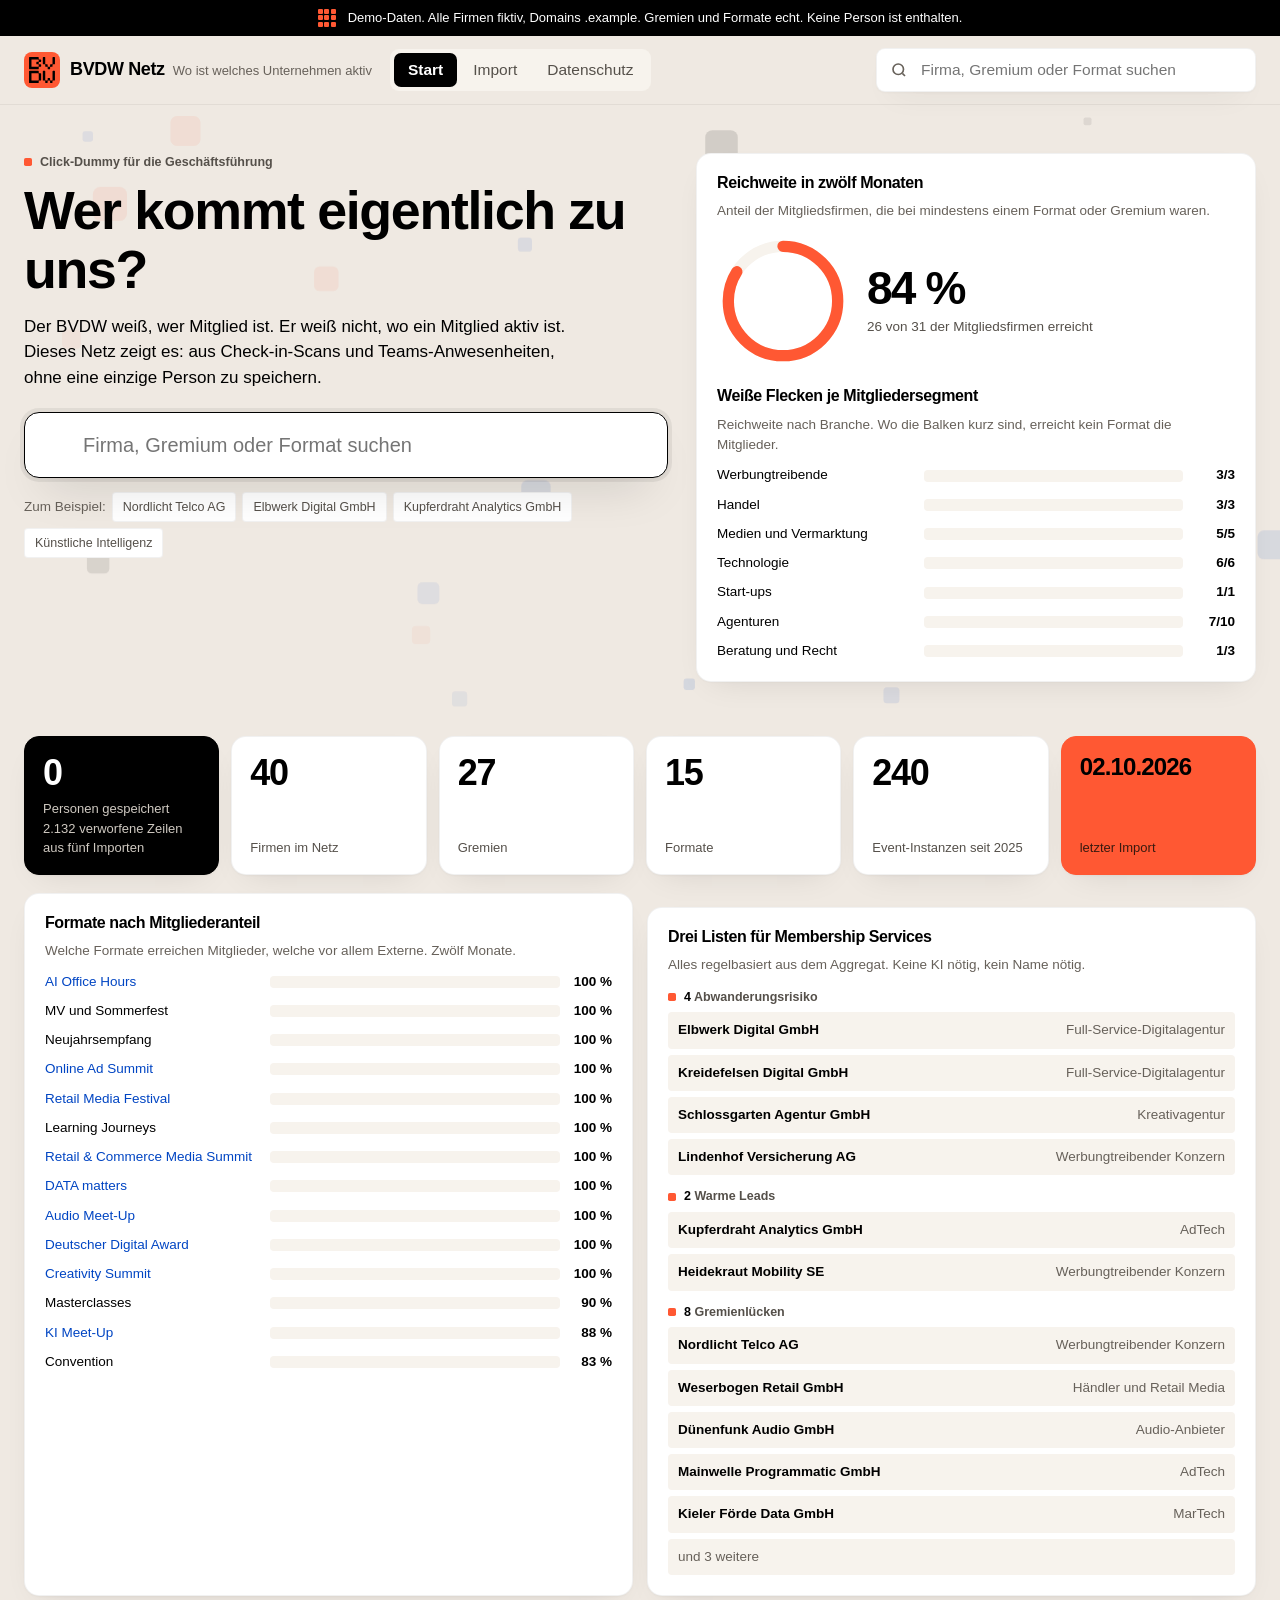
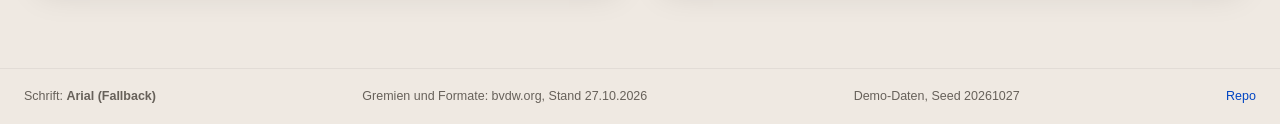
<file: index.html>
<!doctype html>
<html lang="de"><head><meta charset="utf-8">
<meta name="viewport" content="width=device-width, initial-scale=1">
<meta name="robots" content="noindex, nofollow">
<title>BVDW Netz</title>
<meta name="description" content="Click-Dummy: Wo ist welches Unternehmen im BVDW aktiv. Demo-Daten, alle Firmen fiktiv.">
<link rel="icon" type="image/svg+xml" href="app/favicon.svg">
<script>location.replace("app/index.html" + location.search + location.hash);</script>
<noscript><meta http-equiv="refresh" content="0; url=app/index.html"></noscript>
<style>body{background:#EFE9E2;color:#000;font:16px Arial,sans-serif;display:grid;place-items:center;height:100vh;margin:0}a{color:#0045C3}</style>
</head><body><a href="app/index.html">BVDW Netz öffnen</a></body></html>
</file>
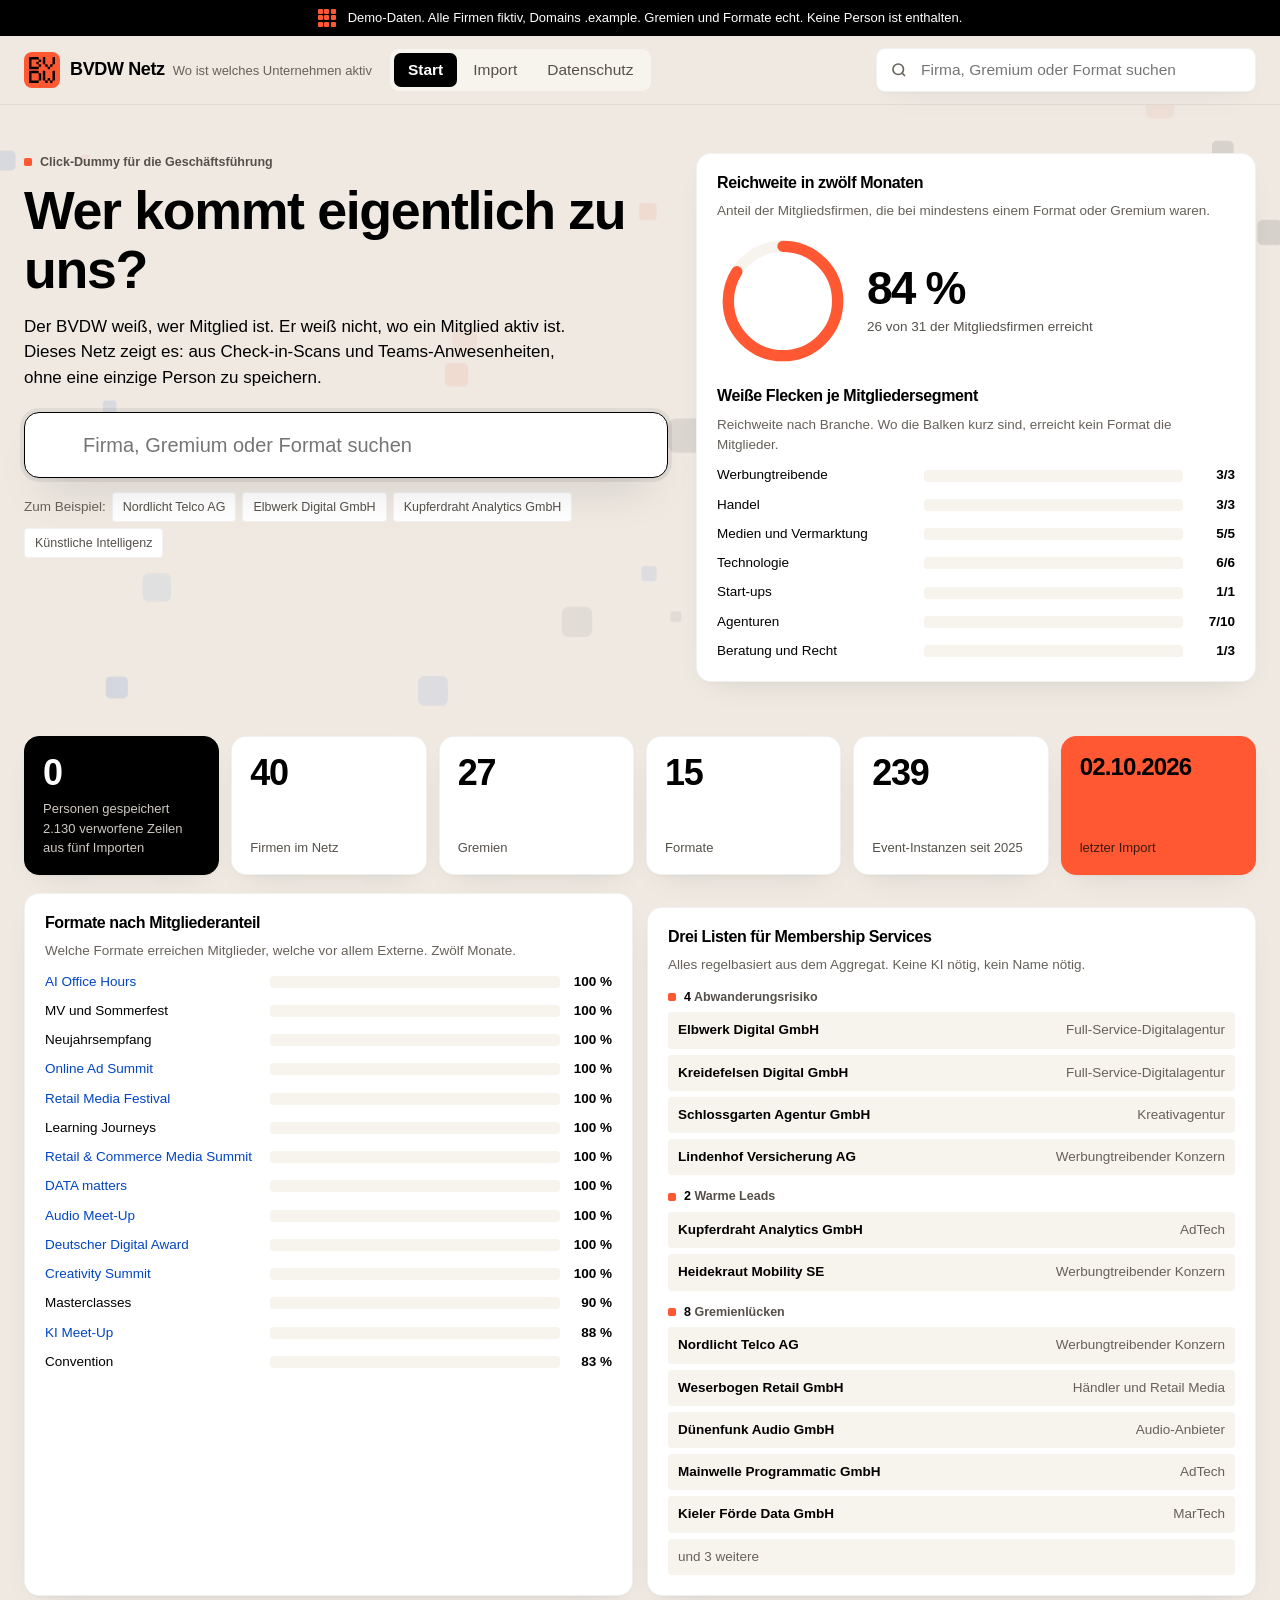
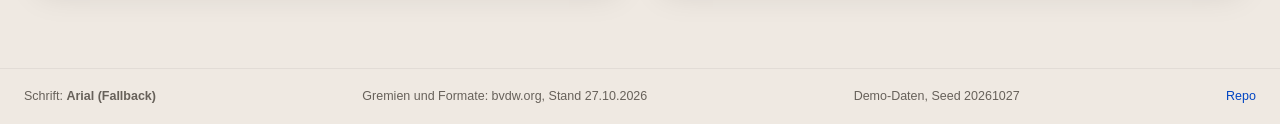
<file: app/index.html>
<!doctype html>
<html lang="de">
<head>
<meta charset="utf-8">
<meta name="viewport" content="width=device-width, initial-scale=1, viewport-fit=cover">
<meta name="robots" content="noindex, nofollow">
<meta name="theme-color" content="#EFE9E2">
<title>BVDW Netz</title>
<meta name="description" content="Click-Dummy: Wo ist welches Unternehmen im BVDW aktiv. Demo-Daten, alle Firmen fiktiv.">
<link rel="icon" type="image/svg+xml" href="favicon.svg">
<link rel="stylesheet" href="app.css?v=2026-10-27b">
</head>
<body>
<div class="demo-band" id="demo-band"><span class="pix"><i></i><i></i><i></i><i></i><i></i><i></i><i></i><i></i><i></i></span><span></span></div>
<header class="kopf">
  <a class="marke" href="#/"><img src="logo.svg" alt="BVDW"><span><b>BVDW Netz</b><span id="untertitel"></span></span></a>
  <nav class="haupt" id="nav" aria-label="Hauptnavigation"></nav>
  <div class="suche suche-kopf" id="suche-kopf"></div>
</header>
<main id="app"></main>
<footer class="fuss" id="fuss"></footer>
<script src="lib/d3.v7.9.0.min.js"></script>
<script src="../daten/demo.js?v=2026-10-27b"></script>
<script src="texte.js?v=2026-10-27b"></script>
<script src="motion.js?v=2026-10-27b"></script>
<script src="netz.js?v=2026-10-27b"></script>
<script src="schleuse.js?v=2026-10-27b"></script>
<script src="app.js?v=2026-10-27b"></script>
</body>
</html>
</file>
<file: app/app.css>
/* BVDW Netz, Click-Dummy. Farben aus 00_System/2026/BRAND.md. Master-Pixel: Radius 22 % der kurzen Seite.
   Keine Versalien, keine Unterstreichungen, kein Dark Mode (ADR-008). Bewegung respektiert prefers-reduced-motion. */
@font-face{font-family:"Telegraf UI";font-weight:400;font-style:normal;
  src:local("PP Telegraf Regular"),local("PP Telegraf"),local("PPTelegraf-Regular"),local("Arial")}
@font-face{font-family:"Telegraf UI";font-weight:800;font-style:normal;
  src:local("PP Telegraf Ultrabold"),local("PPTelegraf-Ultrabold"),local("Arial Black")}
:root{
  color-scheme:light;
  --orange:#FF5833; --blue:#0045C3; --offwhite:#EFE9E2; --white:#FFF; --black:#000;
  --ground:var(--offwhite); --surface:#FFF; --sunk:#F7F3ED;
  --ink:#000; --ink-2:#55504A; --ink-3:#67615A; --line:#DAD3C9; --line-weich:rgba(0,0,0,.055);
  --ok:#0F7B4F; --warn:#B26A00; --bad:#B3261E;
  --r-s:4px; --r-m:9px; --r-l:15px; --r-xl:26px;
  --schatten:0 1px 2px rgba(0,0,0,.03),0 12px 32px -16px rgba(0,0,0,.12);
  --schatten-hoch:0 2px 4px rgba(0,0,0,.04),0 24px 48px -20px rgba(0,0,0,.18);
  --ease:cubic-bezier(.2,.7,.2,1); --spring:cubic-bezier(.34,1.56,.64,1); --expo:cubic-bezier(.16,1,.3,1);
  --fd:"Telegraf UI",Arial,sans-serif;
  --fm:ui-monospace,"SF Mono",Menlo,Consolas,monospace;
}
*{box-sizing:border-box}
html{scroll-behavior:smooth}
html,body{margin:0;padding:0;background:var(--ground);color:var(--ink);font-family:var(--fd);font-size:15.5px;line-height:1.5;-webkit-font-smoothing:antialiased}
a{color:var(--blue);text-decoration:none;transition:color .18s}
a:hover{color:var(--ink)}
button{font-family:inherit;font-size:inherit;color:inherit;cursor:pointer;transition:transform .18s var(--spring),border-color .18s,background .18s,color .18s,box-shadow .18s}
button:active{transform:scale(.97)}
:focus-visible{outline:2px solid var(--ink);outline-offset:3px;border-radius:var(--r-s)}
b,strong{font-weight:800}
h1,h2,h3{margin:0;font-weight:800;letter-spacing:-.025em;line-height:1.1}
h1{font-size:clamp(30px,4.2vw,54px)}
h2{font-size:22px}
h3{font-size:16px}
p{margin:0}
code{font-family:var(--fm);font-size:.92em}
.hinweis{color:var(--ink-3);font-size:13.5px}
.eyebrow{font-size:12.5px;font-weight:800;color:var(--ink-2);margin-bottom:10px;display:flex;align-items:center;gap:8px}
.eyebrow b{color:var(--orange);display:inline-block;width:8px;height:8px;border-radius:22%;background:var(--orange);font-size:0}

/* Bewegung */
.reveal{opacity:0;transform:translateY(16px);transition:opacity .7s var(--ease),transform .7s var(--ease)}
.reveal.sichtbar{opacity:1;transform:none}
.wort{display:inline-block;opacity:0;transform:translateY(.5em);animation:wortauf .75s var(--ease) forwards;animation-delay:calc(var(--i)*55ms)}
@keyframes wortauf{to{opacity:1;transform:none}}
@keyframes auf{from{opacity:0;transform:translateY(10px)}to{opacity:1;transform:none}}
@keyframes ping{0%{transform:scale(.7);opacity:.55}100%{transform:scale(2.4);opacity:0}}
@keyframes puls{0%,100%{box-shadow:0 0 0 0 rgba(255,88,51,.0)}50%{box-shadow:0 0 0 10px rgba(255,88,51,.14)}}
@keyframes pix{0%,100%{opacity:.25}50%{opacity:1}}
@keyframes zieh{to{stroke-dashoffset:0}}
main#app{transition:opacity .17s ease,transform .17s ease}
main#app.weg{opacity:0;transform:translateY(6px)}
::view-transition-old(root){animation:170ms ease-out both vt-raus}
::view-transition-new(root){animation:280ms var(--ease) both vt-rein}
@keyframes vt-raus{to{opacity:0;transform:translateY(-4px)}}
@keyframes vt-rein{from{opacity:0;transform:translateY(10px)}}
@media (prefers-reduced-motion:reduce){*,*::before,*::after{animation-duration:.001ms!important;animation-delay:0s!important;animation-iteration-count:1!important;transition-duration:.001ms!important;transition-delay:0s!important;scroll-behavior:auto}.reveal{opacity:1;transform:none}.wort{opacity:1;transform:none}}
html.still *,html.still *::before,html.still *::after{animation-duration:.001ms!important;animation-delay:0s!important;animation-iteration-count:1!important;transition-duration:.001ms!important;transition-delay:0s!important}
html.still .reveal,html.still .wort{opacity:1;transform:none}
html.still .vorschlaege{transition:none}

/* Demo-Band */
.demo-band{background:var(--black);color:var(--white);font-size:13px;padding:8px 16px;display:flex;gap:12px;align-items:center;justify-content:center;flex-wrap:wrap}
.demo-band .pix{display:inline-grid;grid-template-columns:repeat(3,5px);gap:1.5px}
.demo-band .pix i{display:block;width:5px;height:5px;border-radius:22%;background:var(--orange);animation:pix 2.4s ease-in-out infinite}
.demo-band .pix i:nth-child(2){animation-delay:.15s}.demo-band .pix i:nth-child(3){animation-delay:.3s}.demo-band .pix i:nth-child(4){animation-delay:.45s}.demo-band .pix i:nth-child(5){animation-delay:.6s}
.demo-band .pix i:nth-child(6){animation-delay:.75s}.demo-band .pix i:nth-child(7){animation-delay:.9s}.demo-band .pix i:nth-child(8){animation-delay:1.05s}.demo-band .pix i:nth-child(9){animation-delay:1.2s}

/* Kopf */
header.kopf{position:sticky;top:0;z-index:30;display:flex;align-items:center;gap:18px;padding:12px 24px;
  background:color-mix(in srgb,var(--ground) 86%,transparent);backdrop-filter:blur(14px) saturate(1.2);-webkit-backdrop-filter:blur(14px) saturate(1.2);border-bottom:1px solid var(--line-weich)}
.marke{display:flex;align-items:center;gap:10px;color:inherit}
.marke img{width:36px;height:36px;display:block;border-radius:22%;transition:transform .35s var(--spring)}
.marke:hover img{transform:scale(1.08)}
.marke b{font-size:18px;letter-spacing:-.02em}
.marke span span{color:var(--ink-3);font-weight:400;font-size:13px;margin-left:8px}
nav.haupt{position:relative;display:flex;gap:2px;padding:4px;background:var(--sunk);border-radius:var(--r-m)}
nav.haupt a{position:relative;z-index:1;padding:0 14px;height:34px;display:inline-flex;align-items:center;border-radius:7px;color:var(--ink-2);font-weight:400;transition:color .25s}
nav.haupt a:hover{color:var(--ink)}
nav.haupt a[aria-current=page]{color:var(--white);font-weight:800}
nav.haupt .indikator{position:absolute;top:4px;left:0;height:34px;width:0;background:var(--black);border-radius:7px;opacity:0;transition:transform .4s var(--ease),width .4s var(--ease),opacity .2s}
nav.haupt .indikator.an{opacity:1}
.suche-kopf{margin-left:auto;position:relative;min-width:260px;flex:0 1 380px}
@media (max-width:900px){header.kopf{flex-wrap:wrap}.suche-kopf{order:3;flex-basis:100%;margin-left:0}}

/* Suche */
.suche{position:relative}
.suche input{width:100%;height:44px;padding:0 16px 0 44px;border:1px solid var(--line-weich);border-radius:var(--r-m);background:var(--surface);font:inherit;color:var(--ink);box-shadow:var(--schatten);transition:box-shadow .25s,border-color .2s,transform .25s var(--ease)}
.suche input:focus{outline:none;border-color:var(--ink);box-shadow:0 0 0 4px rgba(0,0,0,.06),var(--schatten-hoch)}
.suche svg.lupe{position:absolute;left:14px;top:50%;transform:translateY(-50%);width:18px;height:18px;pointer-events:none;color:var(--ink-3)}
.suche-gross input{height:66px;font-size:20px;padding-left:58px;border-radius:var(--r-l)}
.suche-gross input:focus{transform:translateY(-2px)}
.suche-gross svg.lupe{left:22px;width:22px;height:22px}
.vorschlaege{position:absolute;left:0;right:0;top:calc(100% + 8px);background:var(--surface);border:1px solid var(--line-weich);border-radius:var(--r-l);box-shadow:var(--schatten-hoch);z-index:40;max-height:380px;overflow:auto;
  opacity:0;transform:translateY(-6px) scale(.985);transform-origin:top;pointer-events:none;transition:opacity .18s,transform .25s var(--ease)}
.vorschlaege.offen{opacity:1;transform:none;pointer-events:auto}
.vorschlaege button{display:flex;width:100%;gap:10px;align-items:center;text-align:left;padding:11px 14px;border:0;background:transparent;border-bottom:1px solid var(--line-weich);transition:background .15s}
.vorschlaege button:last-child{border-bottom:0}
.vorschlaege button:hover,.vorschlaege button.aktiv{background:var(--sunk)}
.vorschlaege button:active{transform:none}
.vorschlaege .typ{font-size:11.5px;color:var(--ink-3);margin-left:auto;white-space:nowrap}
.vorschlaege .punkt{width:10px;height:10px;border-radius:22%;flex:none}
.punkt.firma{background:var(--black)}
.punkt.gremium{background:var(--blue)}
.punkt.format{background:var(--orange)}

/* Layout */
main{padding:32px 24px 72px;max-width:1360px;margin:0 auto}
.hero-stage{position:relative;margin:-32px -24px 28px;padding:48px 24px 26px;overflow:hidden}
.hero-stage canvas.wolke{position:absolute;inset:0;width:100%;height:100%;pointer-events:none;z-index:0}
.hero-stage > .hero{position:relative;z-index:1;max-width:1312px;margin:0 auto}
.hero{display:grid;grid-template-columns:minmax(0,1.15fr) minmax(0,1fr);gap:28px;align-items:start;margin-bottom:28px}
@media (max-width:1000px){.hero{grid-template-columns:1fr}}
.kacheln{display:grid;grid-template-columns:repeat(auto-fit,minmax(150px,1fr));gap:12px}
.kachel{background:var(--surface);border:1px solid var(--line-weich);border-radius:var(--r-l);padding:18px 18px 16px;min-height:118px;display:flex;flex-direction:column;justify-content:space-between;text-align:left;color:inherit;box-shadow:var(--schatten);transition:transform .3s var(--ease),box-shadow .3s var(--ease)}
.kachel .zahl{font-size:36px;font-weight:800;letter-spacing:-.035em;line-height:1;font-variant-numeric:tabular-nums}
.kachel .label{font-size:13px;color:var(--ink-2);margin-top:8px}
.kachel.schwarz{background:var(--black);color:var(--white);border-color:var(--black)}
.kachel.schwarz .label{color:#CFC9C1}
.kachel.schwarz .zahl{animation:puls 3s ease-in-out infinite;display:inline-block;border-radius:22%;padding:0 6px;margin-left:-6px}
.kachel.orange{background:var(--orange);border-color:var(--orange);color:var(--black)}
.kachel.orange .label{color:#3A1A10}
a.kachel:hover,button.kachel:hover{transform:translateY(-3px);box-shadow:var(--schatten-hoch)}
.karte{background:var(--surface);border:1px solid var(--line-weich);border-radius:var(--r-l);padding:20px;box-shadow:var(--schatten)}
.karte + .karte{margin-top:14px}
.karte h3{margin-bottom:10px}
.raster-2{display:grid;grid-template-columns:1fr 1fr;gap:14px}
@media (max-width:760px){.raster-2{grid-template-columns:1fr}}
.spot{position:relative;overflow:hidden}
.spot::after{content:"";position:absolute;inset:0;pointer-events:none;background:radial-gradient(320px circle at var(--mx,-999px) var(--my,-999px),rgba(255,88,51,.10),transparent 62%);transition:opacity .3s}

/* Balken und Ringe */
.balken{display:grid;gap:9px}
.balken .zeile{display:grid;grid-template-columns:minmax(120px,38%) 1fr auto;gap:10px;align-items:center;font-size:13.5px}
.balken .spur{height:12px;background:var(--sunk);border-radius:var(--r-s);overflow:hidden}
.balken .fuell{height:100%;width:0;background:var(--orange);border-radius:var(--r-s);transition:width 1.1s var(--expo)}
.balken .fuell.blau{background:var(--blue)}
.balken .wert{font-weight:800;min-width:42px;text-align:right;font-variant-numeric:tabular-nums}
.gauge{display:flex;align-items:center;gap:18px}
.gauge svg{width:132px;height:132px;flex:none}
.gauge .spur{fill:none;stroke:var(--sunk);stroke-width:12}
.gauge .wert{fill:none;stroke:var(--orange);stroke-width:12;stroke-linecap:round;transform:rotate(-90deg);transform-origin:center;transition:stroke-dashoffset 1.4s var(--expo)}
.gauge .wert.blau{stroke:var(--blue)}
.gauge .wert.schwarz{stroke:var(--black)}
.gauge-zahl b{display:block;font-size:46px;letter-spacing:-.04em;line-height:1;font-variant-numeric:tabular-nums}
.gauge-zahl span{display:block;font-size:13.5px;color:var(--ink-2);margin-top:6px}
.gauge.klein svg{width:88px;height:88px}
.gauge.klein .spur,.gauge.klein .wert{stroke-width:9}
.gauge.klein .gauge-zahl b{font-size:38px}

/* Netz-Seite */
.netz-layout{display:grid;grid-template-columns:minmax(0,2fr) minmax(320px,1fr);gap:18px;align-items:start}
@media (max-width:1000px){.netz-layout{grid-template-columns:1fr}}
.netz-rahmen{background:var(--surface);border:1px solid var(--line-weich);border-radius:var(--r-l);position:relative;overflow:hidden;box-shadow:var(--schatten)}
.netz-rahmen svg{display:block;width:100%;height:620px;touch-action:none}
@media (max-width:700px){.netz-rahmen svg{height:420px}}
.netz-werkzeuge{position:absolute;left:14px;top:14px;display:flex;gap:8px;flex-wrap:wrap;z-index:2}
.chip{display:inline-flex;align-items:center;gap:7px;height:32px;padding:0 12px;border-radius:var(--r-m);border:1px solid var(--line-weich);background:var(--surface);font-size:13px;color:var(--ink-2);box-shadow:var(--schatten)}
.chip .punkt{width:9px;height:9px;border-radius:22%}
.chip.aktiv{border-color:var(--black);color:var(--black);font-weight:800}
.chip:hover{transform:translateY(-1px)}
.zeitfilter{border-top:1px solid var(--line-weich);background:var(--surface);padding:10px 14px;display:flex;gap:12px;align-items:center;flex-wrap:wrap;font-size:13px}
.zeitfilter .seg{display:flex;gap:3px;padding:3px;background:var(--sunk);border-radius:var(--r-m)}
.zeitfilter .seg button{height:28px;padding:0 11px;border-radius:6px;border:0;background:transparent;font-size:12.5px;color:var(--ink-2)}
.zeitfilter .seg button[aria-pressed=true]{background:var(--black);color:var(--white);font-weight:800}
.zeitfilter .fenster{margin-left:auto;color:var(--ink-3)}
.legende{display:flex;gap:14px;flex-wrap:wrap;font-size:12.5px;color:var(--ink-2)}
.legende span{display:inline-flex;align-items:center;gap:6px}
.legende i{width:12px;height:12px;border-radius:22%;display:inline-block}
.tooltip{position:absolute;pointer-events:none;background:var(--white);color:var(--black);border:1px solid var(--line-weich);border-radius:var(--r-m);padding:9px 12px;font-size:13px;box-shadow:var(--schatten-hoch);max-width:260px;z-index:5;opacity:0;transform:translateY(4px) scale(.98);transition:opacity .15s,transform .2s var(--ease)}
.tooltip.an{opacity:1;transform:none}
.tooltip b{display:block}
.knoten{cursor:pointer}
.knoten rect{transform-box:fill-box;transform-origin:center;transition:transform .3s var(--spring),filter .2s}
.knoten.hervor rect,.knoten:hover rect{transform:scale(1.14);filter:drop-shadow(0 10px 14px rgba(0,0,0,.18))}
.knoten text{font-family:var(--fd);font-size:12px;fill:var(--black);pointer-events:none}
.knoten text.innen{font-size:12px}
.knoten.zentrum text.label{font-weight:800;font-size:13px}
.knoten .ping{fill:none;stroke-width:2;transform-box:fill-box;transform-origin:center;animation:ping 3.2s var(--ease) infinite;opacity:0}
.kante{stroke:var(--line);fill:none;stroke-linecap:round;transition:stroke .2s}
.kante.hervor{stroke:var(--black)}

/* Seitenleiste */
.seite .karte{padding:18px}
.steck{display:grid;grid-template-columns:1fr 1fr;gap:9px 14px;font-size:13.5px}
.steck dt{color:var(--ink-3)}
.steck dd{margin:0;font-weight:800}
.steck dd.normal{font-weight:400}
.status{display:inline-flex;align-items:center;height:24px;padding:0 9px;border-radius:var(--r-s);font-size:12px;font-weight:800;background:var(--sunk);color:var(--ink-2)}
.status.mitglied{background:var(--black);color:var(--white)}
.status.lead{background:var(--sunk);color:var(--ink)}
.status.ehemalig{background:var(--sunk);color:var(--bad)}
.demo-chip{display:inline-flex;align-items:center;height:22px;padding:0 8px;border-radius:var(--r-s);font-size:11.5px;font-weight:800;background:var(--orange);color:var(--black);vertical-align:middle;margin-left:8px}
.index-block{display:flex;gap:18px;align-items:center}
.index-teile{display:grid;gap:6px;flex:1;font-size:12.5px}
.index-teile .zeile{display:grid;grid-template-columns:86px 1fr 32px;gap:8px;align-items:center}
.index-teile .spur{height:9px;background:var(--sunk);border-radius:var(--r-s);overflow:hidden}
.index-teile .fuell{height:100%;width:0;background:var(--black);border-radius:var(--r-s);transition:width 1s var(--expo)}
.zeitstrahl{list-style:none;margin:0;padding:0 0 0 18px;border-left:2px solid var(--line-weich);display:grid;gap:10px;max-height:300px;overflow:auto}
.zeitstrahl li{position:relative;font-size:13px;animation:auf .5s var(--ease) both;animation-delay:calc(var(--i,0)*40ms)}
.zeitstrahl li::before{content:"";position:absolute;left:-24px;top:5px;width:10px;height:10px;border-radius:22%;background:var(--orange)}
.zeitstrahl li.gremium::before{background:var(--blue)}
.zeitstrahl .datum{color:var(--ink-3);font-size:12px}
.zeitstrahl .anz{color:var(--ink-2)}
.insight{border-left:4px solid var(--orange);padding:11px 13px;background:var(--sunk);border-radius:0 var(--r-m) var(--r-m) 0;font-size:13.5px;animation:auf .6s var(--ease) both;animation-delay:calc(var(--i,0)*90ms)}
.insight + .insight{margin-top:8px}
.insight .kopf{display:flex;justify-content:space-between;gap:8px;font-size:12px;color:var(--ink-3);margin-bottom:4px}
.insight .kopf b{color:var(--ink)}
.insight.churn{border-color:var(--bad)}
.insight.lead{border-color:var(--blue)}
.insight.neu{border-color:var(--ok)}
.insight.ruhig{border-color:var(--ink-3)}
.frage{display:flex;gap:8px}
.frage input{flex:1;height:40px;border:1px solid var(--line-weich);border-radius:var(--r-m);padding:0 12px;font:inherit;background:var(--surface);transition:box-shadow .2s,border-color .2s}
.frage input:focus{outline:none;border-color:var(--ink);box-shadow:0 0 0 4px rgba(0,0,0,.06)}
.frage button{height:40px;padding:0 14px;border-radius:var(--r-m);border:0;background:var(--black);color:var(--white);font-weight:800}
.frage-chips{display:flex;gap:6px;flex-wrap:wrap;margin:10px 0}
.frage-chips button{height:30px;padding:0 10px;border-radius:var(--r-s);border:1px solid var(--line-weich);background:var(--surface);font-size:12.5px;color:var(--ink-2)}
.frage-chips button:hover{border-color:var(--ink-2);color:var(--ink);transform:translateY(-1px)}
.antwort{background:var(--sunk);border-radius:var(--r-m);padding:12px;font-size:13.5px;min-height:48px;white-space:pre-wrap;transition:background .3s}
.antwort .cursor{display:inline-block;width:2px;height:1em;background:var(--orange);vertical-align:-2px;margin-left:2px;animation:pix .9s steps(2) infinite}
.antwort .meta{display:block;font-size:11.5px;color:var(--ink-3);margin-top:8px;animation:auf .4s var(--ease) both}
.knopf{height:40px;padding:0 16px;border-radius:var(--r-m);border:1px solid var(--line-weich);background:var(--surface);font-weight:800;display:inline-flex;align-items:center;gap:8px;box-shadow:var(--schatten)}
.knopf:hover{border-color:var(--ink);transform:translateY(-1px);box-shadow:var(--schatten-hoch)}
.knopf.primaer{background:var(--black);color:var(--white);border-color:var(--black)}
.knopf.orange{background:var(--orange);color:var(--black);border-color:var(--orange)}
.knopf.klein{height:32px;padding:0 11px;font-size:13px}
.liste{list-style:none;margin:0;padding:0;display:grid;gap:6px}
.liste li{display:flex;justify-content:space-between;gap:10px;font-size:13.5px;padding:8px 10px;border-radius:var(--r-s);background:var(--sunk);transition:transform .2s var(--ease),background .2s;animation:auf .5s var(--ease) both;animation-delay:calc(var(--i,0)*35ms)}
.liste li:hover{transform:translateX(3px);background:#F1ECE4}
.liste li a{color:inherit;font-weight:800}
.liste li .neben{color:var(--ink-3);white-space:nowrap}
.toast{position:fixed;left:50%;bottom:28px;transform:translate(-50%,20px);background:var(--black);color:var(--white);padding:10px 16px;border-radius:var(--r-m);font-size:13.5px;font-weight:800;box-shadow:var(--schatten-hoch);opacity:0;pointer-events:none;transition:opacity .25s,transform .35s var(--spring);z-index:80}
.toast.an{opacity:1;transform:translate(-50%,0)}

/* Import */
.drop{border:2px dashed var(--line);border-radius:var(--r-xl);padding:44px 24px;text-align:center;background:var(--surface);transition:border-color .2s,background .2s,transform .3s var(--ease),box-shadow .3s}
.drop.ueber{border-color:var(--black);background:var(--sunk);transform:scale(1.005);box-shadow:var(--schatten-hoch)}
.drop h3{margin-bottom:6px}
.dateien{display:flex;gap:10px;justify-content:center;flex-wrap:wrap;margin-top:16px}
.datei{display:inline-flex;flex-direction:column;align-items:flex-start;gap:3px;padding:10px 14px;border:1px solid var(--line-weich);border-radius:var(--r-m);background:var(--surface);font-family:var(--fm);font-size:12.5px;text-align:left;box-shadow:var(--schatten)}
.datei:hover{border-color:var(--ink);transform:translateY(-2px);box-shadow:var(--schatten-hoch)}
.datei small{font-family:var(--fd);color:var(--ink-3)}
.stufen{display:grid;grid-template-columns:repeat(4,1fr);gap:12px;margin-top:18px}
@media (max-width:860px){.stufen{grid-template-columns:1fr 1fr}}
.stufe{position:relative;background:var(--surface);border:1px solid var(--line-weich);border-radius:var(--r-l);padding:18px 16px 16px;min-height:136px;opacity:.35;transform:translateY(8px) scale(.985);transition:opacity .45s var(--ease),transform .55s var(--spring),border-color .4s,box-shadow .4s;overflow:hidden;box-shadow:var(--schatten)}
.stufe::before{content:"";position:absolute;left:0;top:0;height:3px;width:0;background:var(--orange);transition:width .7s var(--expo)}
.stufe.an{opacity:1;transform:none}
.stufe.an::before{width:100%}
.stufe .nr{font-size:12px;color:var(--ink-3)}
.stufe .zahl{font-size:32px;font-weight:800;letter-spacing:-.035em;line-height:1.1;margin:6px 0 4px;font-variant-numeric:tabular-nums}
.stufe .text{font-size:13px;color:var(--ink-2)}
.stufe.final.an{border:2px solid var(--black);box-shadow:var(--schatten-hoch)}
.stufe.final.an::before{background:var(--black)}
.stufe.final .zahl{font-size:38px}
.stufe.final.an .zahl{animation:puls 2.4s ease-in-out infinite;display:inline-block;border-radius:22%;padding:0 8px;margin-left:-8px}
.spalten{display:flex;gap:6px;flex-wrap:wrap;margin-top:8px}
.spalten span{font-family:var(--fm);font-size:11.5px;padding:3px 7px;border-radius:var(--r-s);background:var(--sunk);animation:auf .4s var(--ease) both;animation-delay:calc(var(--i,0)*60ms)}
.spalten span.weg{color:var(--ink-3);text-decoration:line-through}
.spalten span.bleibt{background:var(--black);color:var(--white)}
table.review{width:100%;border-collapse:collapse;font-size:13.5px}
table.review th{text-align:left;font-weight:800;color:var(--ink-2);font-size:12.5px;padding:8px 10px;border-bottom:1px solid var(--line-weich)}
table.review td{padding:10px;border-bottom:1px solid var(--line-weich);vertical-align:middle}
table.review tr{transition:opacity .25s,transform .3s var(--ease)}
table.review tr.raus{opacity:0;transform:translateX(18px)}
table.review tr.erledigt td{color:var(--ink-3)}
.konf{display:inline-flex;align-items:center;gap:8px}
.konf .spur{width:70px;height:8px;background:var(--sunk);border-radius:var(--r-s);overflow:hidden}
.konf .fuell{height:100%;width:0;background:var(--black);transition:width .9s var(--expo)}
.aktionen{display:flex;gap:6px;flex-wrap:wrap}
.protokoll{font-family:var(--fm);font-size:12.5px;background:var(--black);color:#E8E2DA;border-radius:var(--r-m);padding:12px 14px;white-space:pre-wrap;line-height:1.6;min-height:60px}

/* Datenschutz */
.zwei-spalten{display:grid;grid-template-columns:1fr 1fr;gap:14px}
@media (max-width:760px){.zwei-spalten{grid-template-columns:1fr}}
.spalte-ja,.spalte-nie{border-radius:var(--r-l);padding:20px;box-shadow:var(--schatten)}
.spalte-ja{background:var(--black);color:var(--white)}
.spalte-ja h3{color:var(--white)}
.spalte-nie{background:var(--surface);border:1px solid var(--line-weich)}
.spalte-ja ul,.spalte-nie ul{margin:10px 0 0;padding-left:18px;display:grid;gap:6px;font-size:14px}
.spalte-ja li,.spalte-nie li{animation:auf .5s var(--ease) both;animation-delay:calc(var(--i,0)*70ms)}
.fluss{background:var(--surface);border:1px solid var(--line-weich);border-radius:var(--r-l);padding:12px;overflow:auto}
.fluss svg{display:block;width:100%;min-width:640px;height:auto}
.fluss .kachel-svg{transition:opacity .2s,transform .3s var(--spring);transform-box:fill-box;transform-origin:center;animation:auf .6s var(--ease) both;animation-delay:calc(var(--i,0)*120ms)}
.fluss .kachel-svg:hover{transform:scale(1.04)}
.fluss .pfeil{stroke-dasharray:40;stroke-dashoffset:40;animation:zieh .5s var(--ease) forwards;animation-delay:calc(var(--i,0)*120ms + 300ms)}
.fluss text{font-family:var(--fd)}
.erklaer{min-height:64px;font-size:14px;transition:opacity .2s}
.adr{display:grid;gap:10px}
.adr .karte{padding:14px 16px}
.adr .karte b{display:block;margin-bottom:3px}

/* Fuss */
footer.fuss{border-top:1px solid var(--line-weich);padding:18px 24px;font-size:12.5px;color:var(--ink-3);display:flex;gap:16px;flex-wrap:wrap;justify-content:space-between}
.leer{padding:40px;text-align:center;color:var(--ink-3)}
.sr{position:absolute;width:1px;height:1px;overflow:hidden;clip:rect(0 0 0 0)}
</file>
